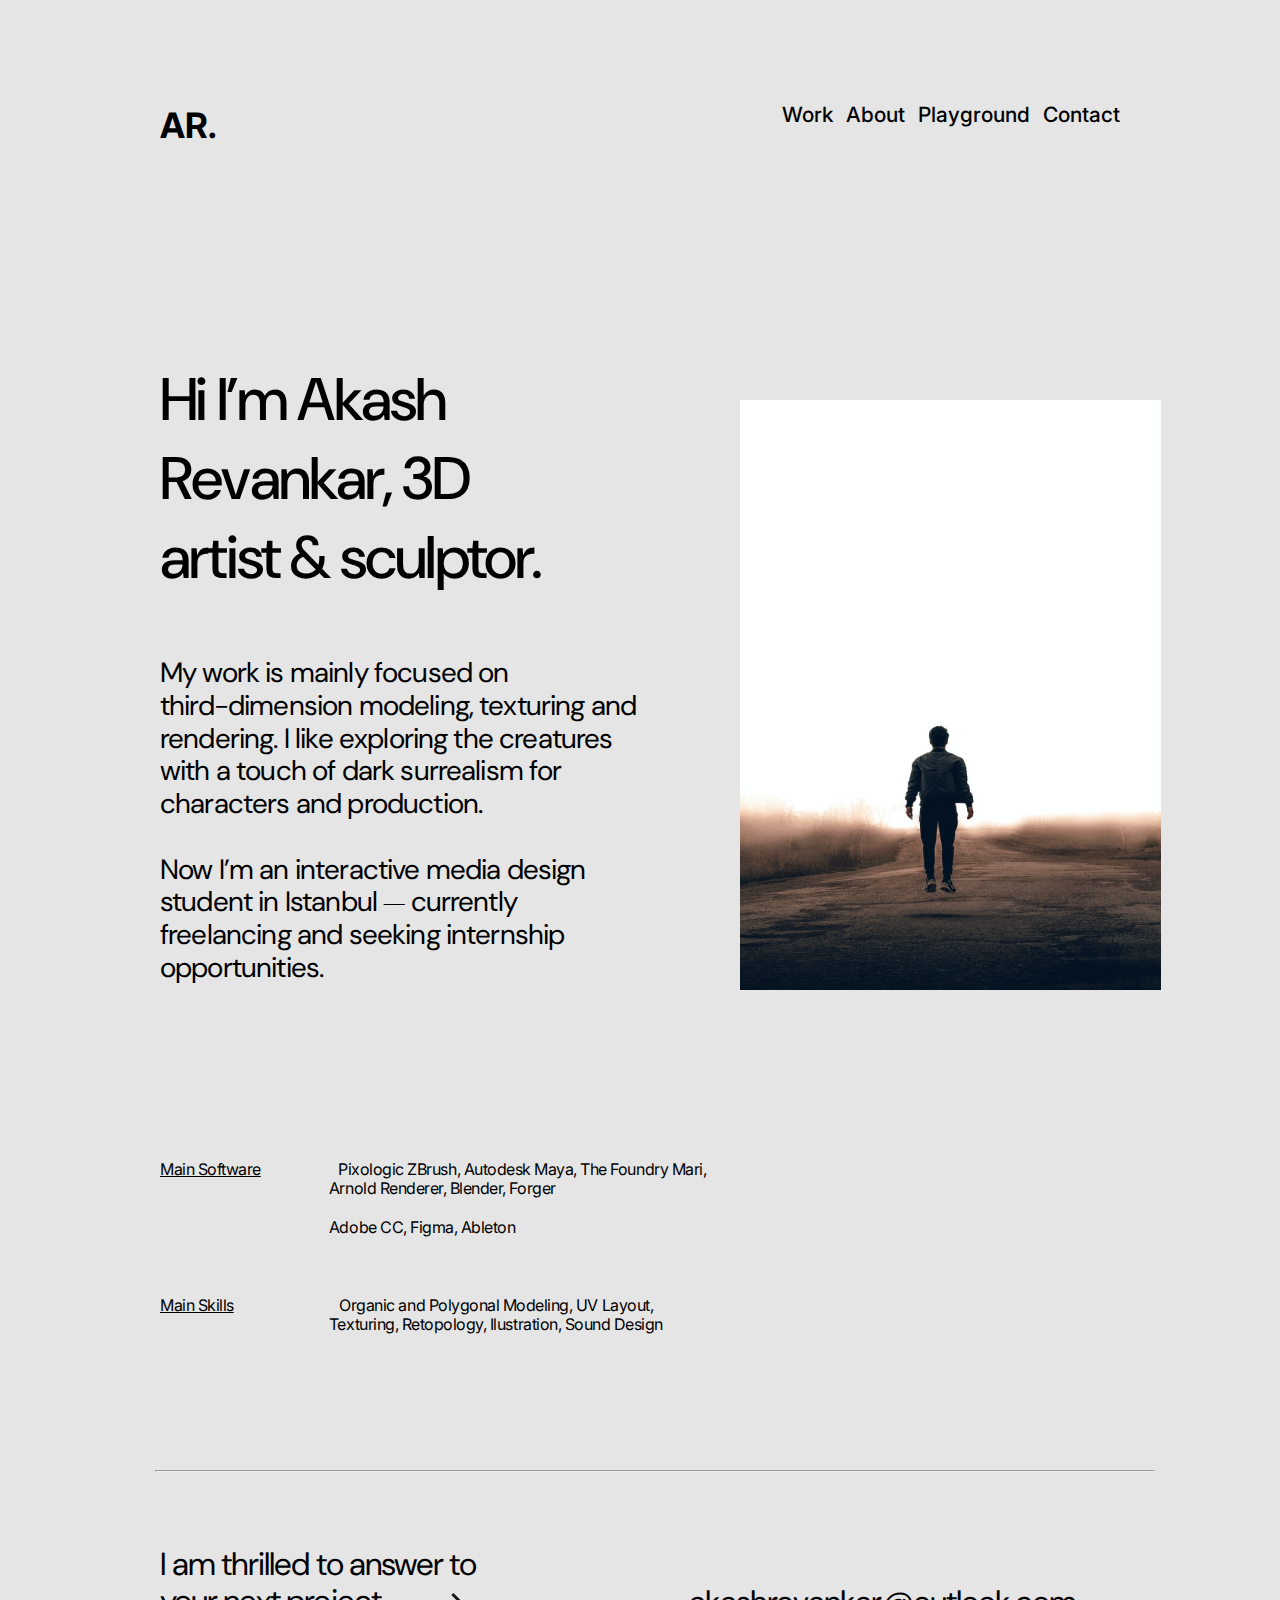
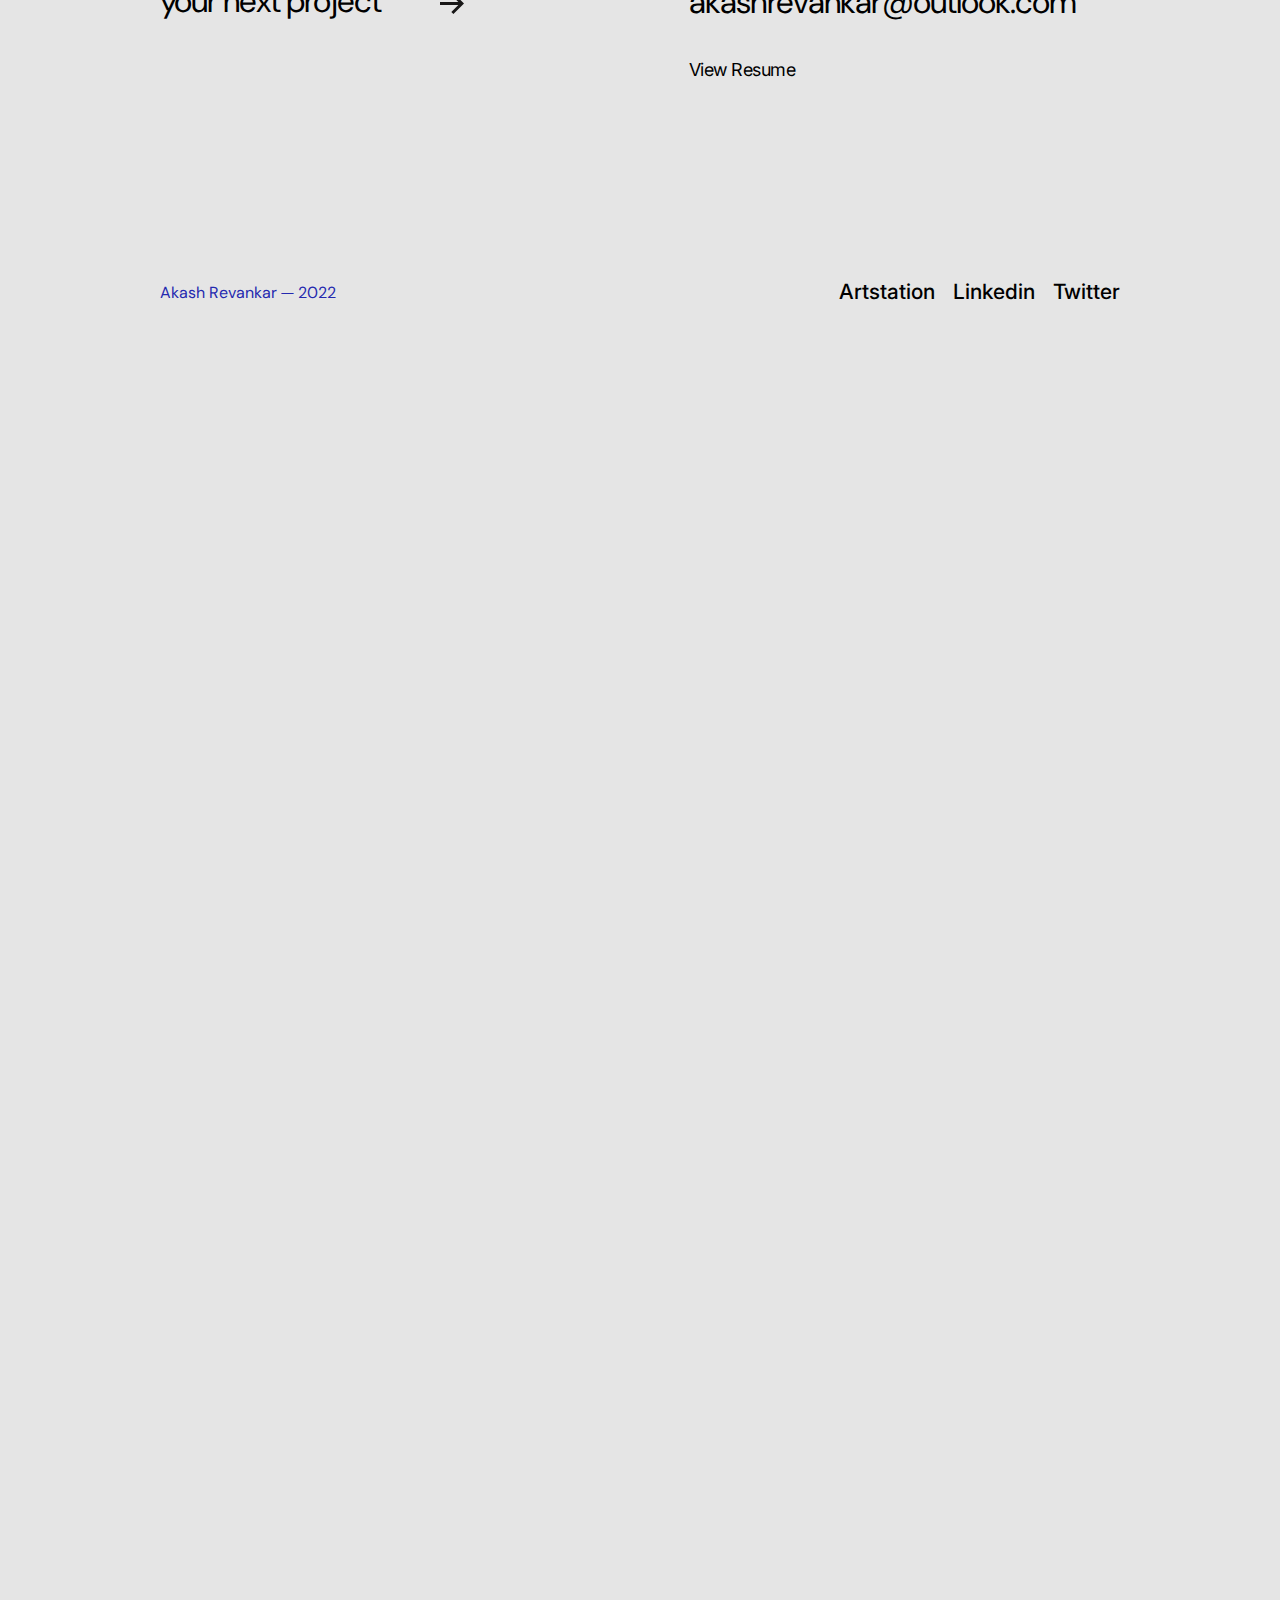
<file: about.html>
<!DOCTYPE html>
<html lang="en">

<head>
    <meta charset="UTF-8">
    <meta http-equiv="X-UA-Compatible" content="IE=edge">
    <meta name="viewport" content="width=device-width, initial-scale=1.0">
    <title>About</title>
    <link rel="stylesheet" href="./about.css">
</head>

<body>
    <nav>
        <div class="nav-logo">
            <b>AR.</b>
        </div>
        <div class="nav-items">
            <ul>
                <li><a href="./index.html">Work</a></li>
                <li><a href="">About</a></li>
                <li><a href="">Playground</a></li>
                <li><a href="">Contact</a></li>
            </ul>
        </div>
    </nav>
    <section>
        <div class="about">
            <div class="heading">
                Hi I’m Akash<br> Revankar, 3D <br> artist & sculptor.
            </div>
            <br><br><br>
            <div class="text">
                My work is mainly focused on <br> third-dimension modeling, texturing and <br> rendering. I like
                exploring the creatures <br> with a touch of dark surrealism for <br> characters and production.
                <br><br>
                Now I’m an interactive media design <br> student in Istanbul ⏤ currently <br> freelancing and seeking
                internship <br> opportunities.
            </div>
            <div class="profilepic">
                <img src="./Profile Photo.png" alt="">
            </div>
        </div>
        <div class="info">
            <div class="textinfo">
                <span>Main Software</span>
                &nbsp;&nbsp;&nbsp;&nbsp;&nbsp;&nbsp;&nbsp;&nbsp;&nbsp;&nbsp;&nbsp;&nbsp;&nbsp;&nbsp;&nbsp;&nbsp;&nbsp;&nbsp;&nbsp;&nbsp;&nbsp;Pixologic
                ZBrush, Autodesk Maya, The Foundry Mari,<br>
                &nbsp;&nbsp;&nbsp;&nbsp;&nbsp;&nbsp;&nbsp;&nbsp;&nbsp;&nbsp;&nbsp;&nbsp;&nbsp;&nbsp;&nbsp;&nbsp;&nbsp;&nbsp;&nbsp;&nbsp;&nbsp;&nbsp;&nbsp;&nbsp;&nbsp;&nbsp;&nbsp;&nbsp;&nbsp;&nbsp;&nbsp;&nbsp;&nbsp;&nbsp;&nbsp;&nbsp;&nbsp;&nbsp;&nbsp;&nbsp;&nbsp;&nbsp;&nbsp;&nbsp;&nbsp;&nbsp;&nbsp;&nbsp;Arnold
                Renderer,
                Blender, Forger
                <br><br>
                &nbsp;&nbsp;&nbsp;&nbsp;&nbsp;&nbsp;&nbsp;&nbsp;&nbsp;&nbsp;&nbsp;&nbsp;&nbsp;&nbsp;&nbsp;&nbsp;&nbsp;&nbsp;&nbsp;&nbsp;&nbsp;&nbsp;&nbsp;&nbsp;&nbsp;&nbsp;&nbsp;&nbsp;&nbsp;&nbsp;&nbsp;&nbsp;&nbsp;&nbsp;&nbsp;&nbsp;&nbsp;&nbsp;&nbsp;&nbsp;&nbsp;&nbsp;&nbsp;&nbsp;&nbsp;&nbsp;&nbsp;
                Adobe CC, Figma, Ableton
                <br><br><br><br>
                <span>Main Skills</span>
                &nbsp;&nbsp;&nbsp;&nbsp;&nbsp;&nbsp;&nbsp;&nbsp;&nbsp;&nbsp;&nbsp;&nbsp;&nbsp;&nbsp;&nbsp;&nbsp;&nbsp;&nbsp;&nbsp;&nbsp;&nbsp;&nbsp;&nbsp;&nbsp;&nbsp;&nbsp;&nbsp;&nbsp;&nbsp;Organic
                and Polygonal Modeling, UV Layout,<br>
                &nbsp;&nbsp;&nbsp;&nbsp;&nbsp;&nbsp;&nbsp;&nbsp;&nbsp;&nbsp;&nbsp;&nbsp;&nbsp;&nbsp;&nbsp;&nbsp;&nbsp;&nbsp;&nbsp;&nbsp;&nbsp;&nbsp;&nbsp;&nbsp;&nbsp;&nbsp;&nbsp;&nbsp;&nbsp;&nbsp;&nbsp;&nbsp;&nbsp;&nbsp;&nbsp;&nbsp;&nbsp;&nbsp;&nbsp;&nbsp;&nbsp;&nbsp;&nbsp;&nbsp;&nbsp;&nbsp;&nbsp;
                Texturing, Retopology, Ilustration, Sound Design

            </div>
        </div><br><br><br><br>
        <hr>
        <br><br><br><br>

        <div class="contact">
            <div class="text">
                I am thrilled to answer to <br> your next project
                <div class="icon">

                    <svg width="24" height="21" viewBox="0 0 24 21" fill="none" xmlns="http://www.w3.org/2000/svg">
                        <path
                            d="M-5.24032e-07 9.01154L-3.92898e-07 12.0115L18.3146 12.0115L11.3126 18.9462L13.4097 21L24 10.5115L13.4097 1.32119e-06L11.3126 2.1L18.3146 9.01154L-5.24032e-07 9.01154Z"
                            fill="#181717" />
                    </svg>
                </div>
                <div class="mail">
                    akashrevankar@outlook.com
                    <br><br>
                    <h3>View Resume </h3>
                </div>
            </div>
            
        </div>
    </section>
    <footer>
        <div class="footername">
            Akash Revankar ⏤ 2022
        </div>
        <div class="footeritems">
            <ul>
                <li><a href="">Artstation</a></li>
                <li><a href="">Linkedin</a></li>
                <li><a href="">Twitter</a></li>
                
            </ul>
        </div>
        </footer>
</body>

</html>
</file>
<file: about.css>
@import url('https://fonts.googleapis.com/css2?family=DM+Sans:wght@500&display=swap');
@import url('https://fonts.googleapis.com/css2?family=Inter&display=swap');

* {
    margin: 0;
    font-family: 'DM Sans', sans-serif;
    font-family: 'Inter', sans-serif;
    background: #E5E5E5;
    box-sizing: border-box;
}

nav {
    display: flex;
    justify-content: space-between;
    padding: 102px 160px;
    color: black;
    align-items: center;
    /* background-color: rgb(204, 0, 255); */
}

.nav-logo {
    Width: 67.46px;
    Height: 23px;
    font-family: 'DM Sans', sans-serif;
    top: 10px;
    align-items: center;
    font-size: 35px;

}

.nav-items ul {
    display: flex;
    list-style: none;
    /* color: black; */
    gap: 13px;
}

.nav-items li a {
    text-decoration: solid;
    color: black;
    font-weight: 500;
    font-size: 21px;
    line-height: 120%;
    align-items: center;
}

.nav-items li:hover {
    text-decoration: underline;
    /* color: rgb(230, 230, 25); */

}

section {
    position: absolute;
    width: 1120px;
    height: 1242px;
    left: 160px;
    top: 360px;
    /* border: 2px solid black; */
}

section .about {
    /* position: absolute; */
    width: 1120px;
    height: 590px;
    left: 160px;
    top: 360px;
    /* border: 2px solid black; */

}

section .about .heading {
    font-family: 'DM Sans';
    font-style: normal;
    font-weight: 500;
    font-size: 60px;
    letter-spacing: -0.03em;
}

section .about .text {
    font-family: 'DM Sans';
    font-style: normal;
    font-weight: 400;
    font-size: 28px;
    letter-spacing: -0.03em;
    line-height: 117%
}

section .about .profilepic {
    width: 421px;
    height: 590px;
    /* left: calc(50% - 421px/2 + 349.5px); */
    left: 580px;
    top: 40px;
    position: absolute;

}

.info {
    position: absolute;
    width: 623px;
    height: 216px;
    left: 0px;
    top: 800px;
}

.info .textinfo {
    font-family: 'Inter';
    font-style: normal;
    font-weight: 400;
    font-size: 16px;
    line-height: 121.5%;
    letter-spacing: -0.03em;
}

span {
    text-decoration: underline;
}

hr {
    width: 80%;
    /* border:0; */
    height: 1.5px;
    border-top: 1, 5px solid #181717;
    margin-top: 60px;
    height: 2px;
    width: 1000px;
    left: px;
    top: 1050px;
    right: 125px;
    border-radius: 0px;
    position: absolute;
}

.contact {
    position: absolute;
    width: 1000px;
    height: 166px;
    left: 0px;
    top: 1186px;
    /* border: 2px solid black; */
}

.contact .text {
    font-family: 'DM Sans';
    font-style: normal;
    font-weight: 400;
    font-size: 32px;
    line-height: 117%;
    letter-spacing: -0.03em;

}

.contact .icon {
    position: absolute;
    width: 21px;
    height: 24px;
    left: calc(50% - 21px/2 - 290.5px);
    left: 280px;
    top: 38px;
}

.contact .mail {
    font-family: 'DM Sans';
    font-style: normal;
    font-weight: 400;
    font-size: 32px;
    line-height: 117%;
    letter-spacing: -0.03em;
    height: 37px;
    width: 372px;
    left: 529px;
    top: 38px;
    border-radius: nullpx;
    position: absolute;
    cursor: pointer;
}

.contact h3 {
    font-family: 'Inter';
    font-style: normal;
    font-weight: 400;
    font-size: 18px;
    line-height: 121.5%;
    /* identical to box height, or 22px */

    letter-spacing: -0.03em;
}

footer {
    display: flex;
    justify-content: space-between;
    padding: 1650px 160px;
    color: black;

    align-items: center;
    /* background-color: rgb(204, 0, 255); */
}

.footername {
    height: 20px;
    width: 270.82373046875px;
    left: 0px;
    top: 0px;
    border-radius: nullpx;
    font-family: 'DM Sans', sans-serif;
    top: 10px;
    color: #2429AF;

}

.footeritems ul {
    display: flex;
    list-style: none;
    /* color: black; */
    gap: 18px;
}

.footeritems li a {
    text-decoration: solid;
    color: black;
    font-weight: 500;
    font-size: 21px;
    line-height: 120%;
}
</file>
